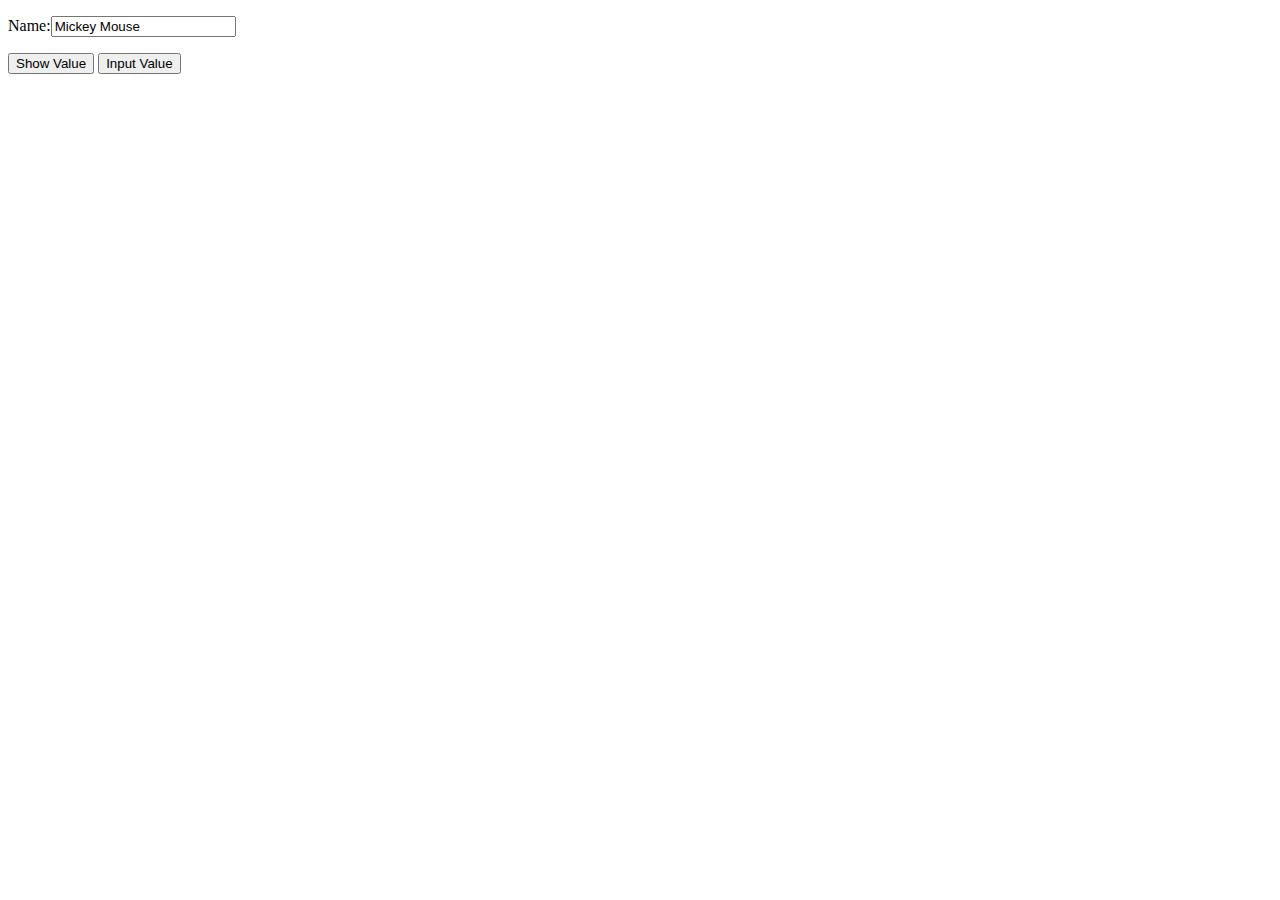
<file: W50323/index.html>
<!DOCTYPE html>
<html>
<head>
	<title></title>
	<link rel="stylesheet" type="text/css" href="css/style.css">
	<script src="js/jquery-3.6.0.min.js"></script>
	<script type="text/javascript">
		$(document).ready(function(){
			$("#btn1").click(function(){
				alert("value: " + $("#test2").text());
			});
			$("#btn2").click(function(){
			    $("#test2").val("DTD");
		});
		});

	</script>

</head>
<body>
	<p>Name:<input type="test" id="test2" value="Mickey Mouse"></p>
	<button id="btn1">Show Value</button>
    <button id="btn2">Input Value</button>
</body>
</html>
</file>
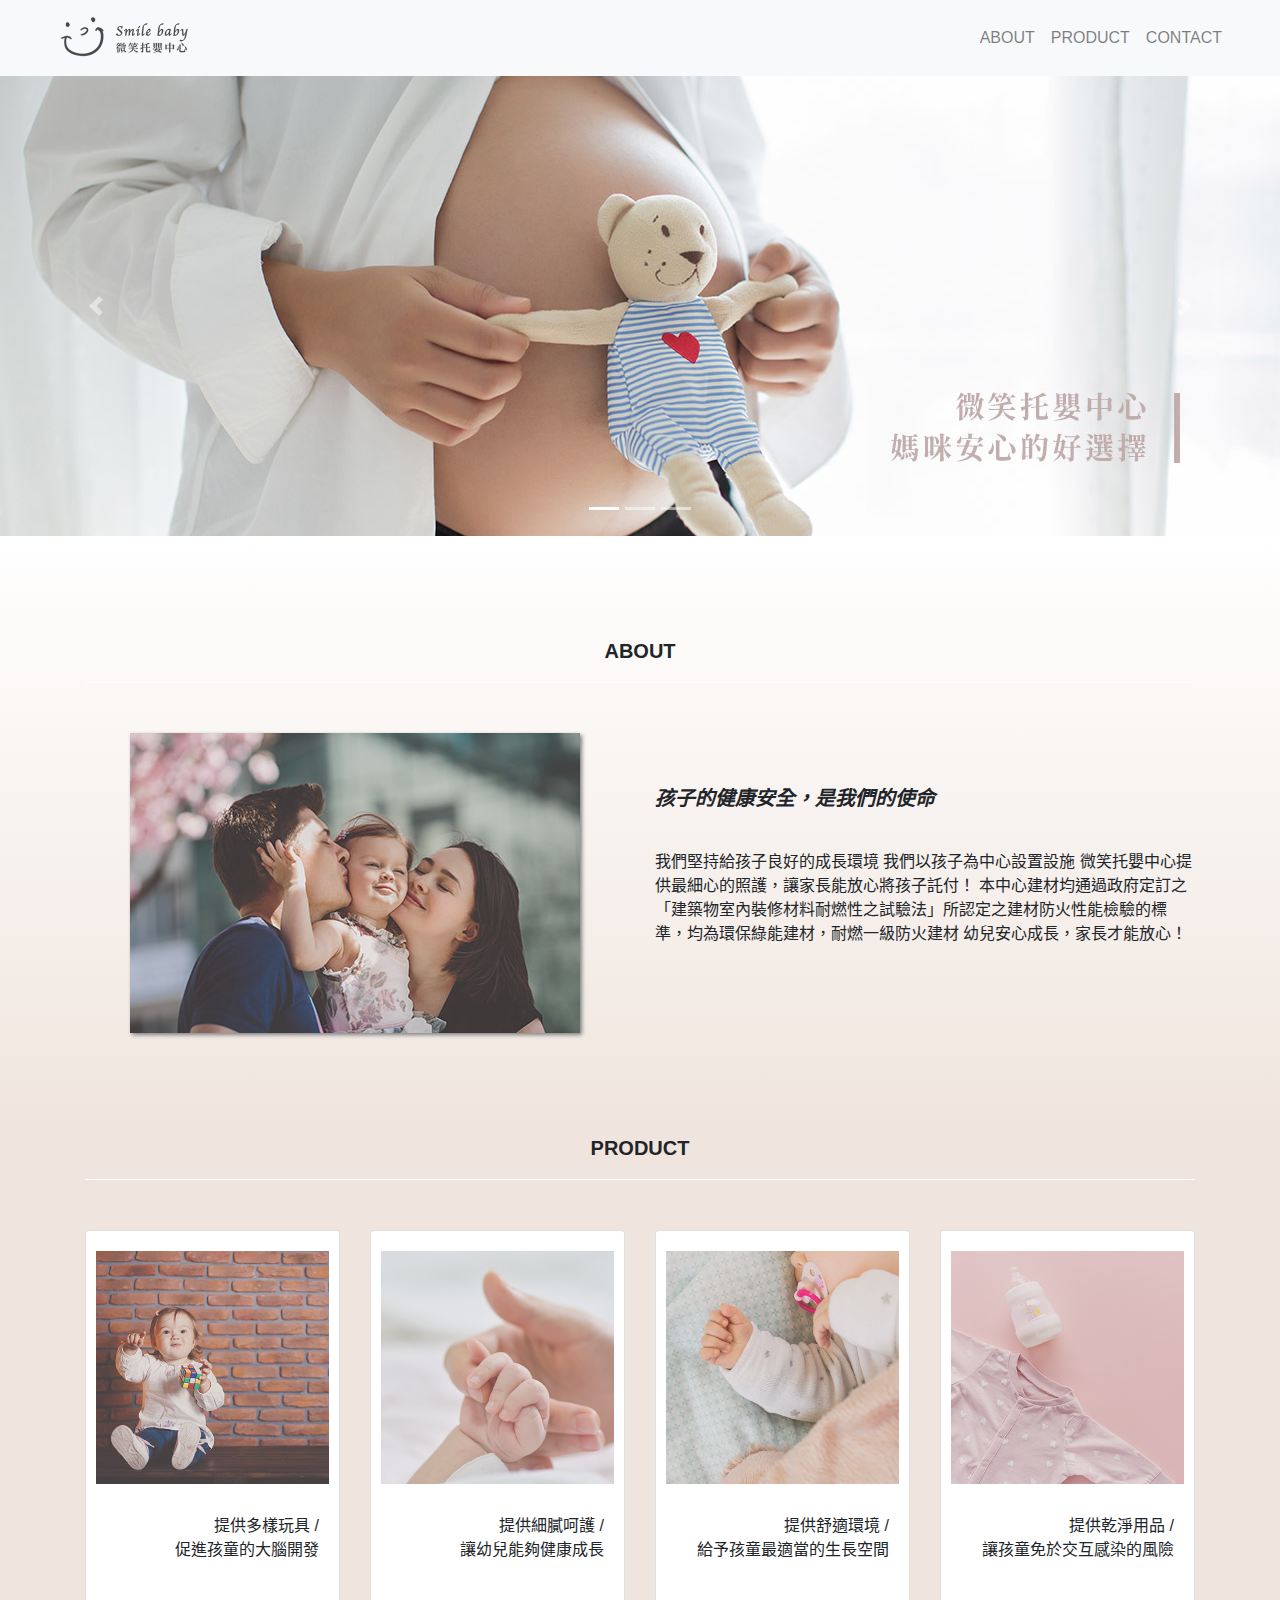
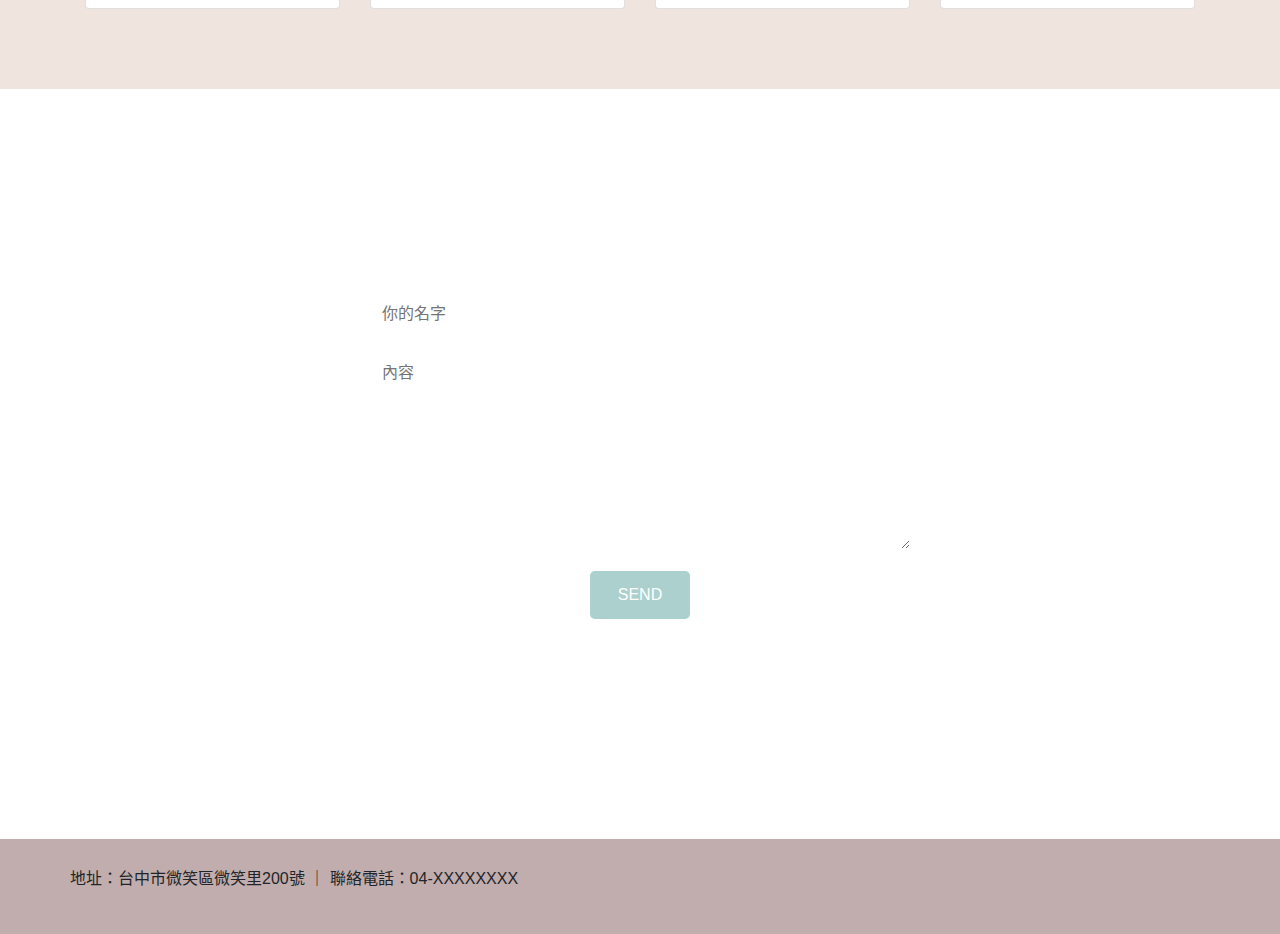
<file: W6/index.html>
<!DOCTYPE html>
<html lang="zh-TW">
<head>
	<meta charset="UTF-8">
	<!-- 手機版縮放 -->
	<meta name="viewport" content="width=device-width, initial-scale=1" >
	<!-- css連結 -->
	<link href="css/style.css" rel="stylesheet">	
	<link href="css/bootstrap.min.css" rel="stylesheet">

</head>

<body>
<!-- html-->
<nav class="navbar navbar-expand-lg navbar-light bg-light fixed-top">
<a class="navbar-brand" href="#"><img src="img/logo.png" alt=""></a>
  <button class="navbar-toggler" type="button" data-toggle="collapse" data-target="#navbarSupportedContent" aria-controls="navbarSupportedContent" aria-expanded="false" aria-label="Toggle navigation">
    <span class="navbar-toggler-icon"></span>
  </button>

  <div class="collapse navbar-collapse" id="navbarSupportedContent">
    <ul class="navbar-nav ml-auto">
      <li class="nav-item"><a class="nav-link" href="#section1">ABOUT</a></li>
      <li class="nav-item"><a class="nav-link" href="#section2">PRODUCT</a></li>
      <li class="nav-item"><a class="nav-link" href="#section3">CONTACT</a></li>
    </ul>
  </div>
</nav>

<div class="banner">
  <div id="carouselExampleIndicators" class="carousel slide" data-ride="carousel">
    <ol class="carousel-indicators">
      <li data-target="#carouselExampleIndicators" data-slide-to="0" class="active"></li>
      <li data-target="#carouselExampleIndicators" data-slide-to="1"></li>
      <li data-target="#carouselExampleIndicators" data-slide-to="2"></li>
    </ol>
    <!-- 輪播內容 -->
    <div class="carousel-inner">
      <div class="carousel-item">
        <img src="img/banner_1.jpg" class="d-block w-100" alt="...">
      </div>
      <div class="carousel-item active">
        <img src="img/banner_2.jpg" class="d-block w-100" alt="...">
      </div>
      <div class="carousel-item">
        <img src="img/banner_3.jpg" class="d-block w-100" alt="...">
      </div>
    </div>
    <!-- 左右箭頭 -->
    <a class="carousel-control-prev" href="#carouselExampleIndicators" role="button" data-slide="prev">
      <span class="carousel-control-prev-icon" aria-hidden="true"></span>
      <span class="sr-only">Previous</span>
    </a>
    <a class="carousel-control-next" href="#carouselExampleIndicators" role="button" data-slide="next">
      <span class="carousel-control-next-icon" aria-hidden="true"></span>
      <span class="sr-only">Next</span>
    </a>
  </div>
</div>  

<div class="about" id="section1">
  <div class="container ">
    <div class="row">
      <div class="col-12">
        <p class="title text-center">ABOUT</p>
        <hr class="title_line">
      </div>
    </div>
    <div class="row">
      <div class="col-md-6 text-center">
        <img class="about_img" src="img/about.jpg">
      </div>
      <div class="col-md-6 story">
        <span>孩子的健康安全，是我們的使命</span>
        <br>
        <p>我們堅持給孩子良好的成長環境
我們以孩子為中心設置設施
微笑托嬰中心提供最細心的照護，讓家長能放心將孩子託付！
本中心建材均通過政府定訂之「建築物室內裝修材料耐燃性之試驗法」所認定之建材防火性能檢驗的標準，均為環保綠能建材，耐燃一級防火建材
幼兒安心成長，家長才能放心！
        </p>
      </div>
    </div>
  </div>
</div>

<div class="product" id="section2">
  <div class="container">
    <div class="row">
      <div class="col-12">
        <p class="title text-center">PRODUCT</p>
        <hr class="title_line">
      </div>
    </div>
    <div class="row">
      <div class="col-md-3">
        <div class="card">
          <img src="img/product_1.jpg">
          <p class="product_name text-right">提供多樣玩具 /<br>促進孩童的大腦開發</p>        </div>
      </div>

      <div class="col-md-3">
        <div class="card">
          <img src="img/product_2.jpg">
          <p class="product_name text-right">提供細膩呵護 /<br>讓幼兒能夠健康成長</p>        </div>
      </div>

      <div class="col-md-3">
        <div class="card">
          <img src="img/product_3.jpg">
          <p class="product_name text-right">提供舒適環境 /<br>給予孩童最適當的生長空間</p>    </div>
      </div>

      <div class="col-md-3">
        <div class="card">
          <img src="img/product_4.jpg">
          <p class="product_name text-right">提供乾淨用品 /<br>讓孩童免於交互感染的風險</p>    </div>
      </div>

    </div>
  </div>
</div>

<div class="contact" id="section3">
  <div class="container">
    <div class="row">
      <div class="col-12">
        <div>
          <p class="title text-center">CONTACT</p>
          <hr class="title_line">
        </div>
        <div class="form">
          <div>
            <input type="text" placeholder="你的名字">
          </div>
          <div>
            <textarea placeholder="內容"></textarea>
          </div>
          <div class="text-center"><input type="submit" value="SEND"></div>
        </div>  
      </div>
    </div>
  </div>
</div>

<footer>
    <div class="container">
      <div class="row">
        <p>地址：台中市微笑區微笑里200號 ｜ 聯絡電話：04-XXXXXXXX</p>
    
      </div>
    </div>
  </footer>


	<!-- JS連結 -->
	<script src="js/jQuery.js"></script>
	<script src="js/bootstrap.min.js"></script>
	
</body>
</html>
</file>
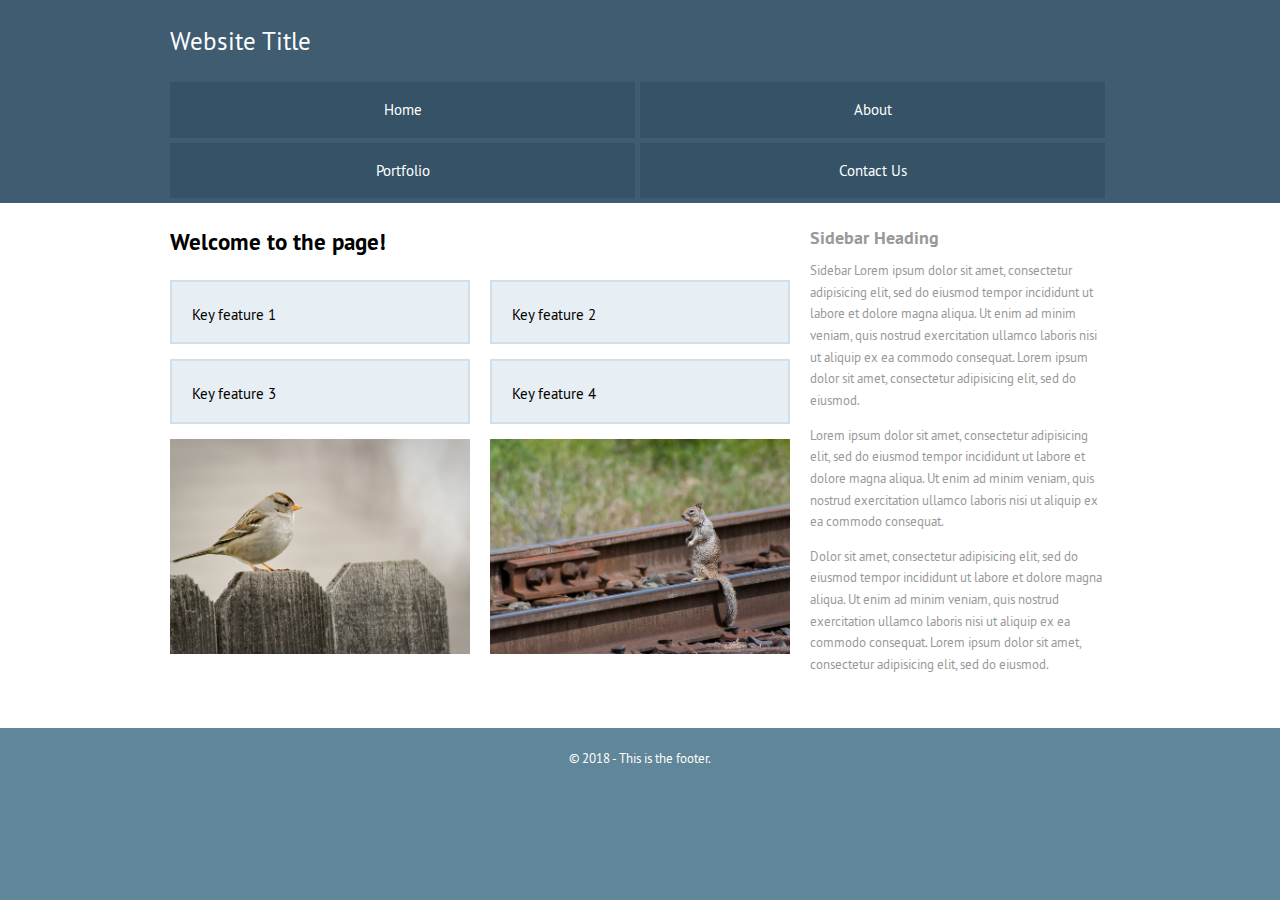
<file: W7/index.html>
<!DOCTYPE html>
<html>

<head>
 <meta charset="utf-8">
 <title>Learning RWD</title>
 <meta name="viewport" content="width=device-width, initial-scale=1">
 <link rel="stylesheet" href="css/normalize.css">
 <link rel="stylesheet" href="css/style.css">
</head>

<body>

 <header class="header section">
  <div class="container">

   <h1 class="header__title">Website Title</h1>
   <p class="header__slogan show-large">Website slogan included here.</p>

   <nav class="nav">
    <ul class="nav__list">
     <li class="nav__item"><a class="nav__link" href="#">Home</a></li>
     <li class="nav__item"><a class="nav__link" href="#">About</a></li>
     <li class="nav__item"><a class="nav__link" href="#">Portfolio</a></li>
     <li class="nav__item show-large"><a class="nav__link" href="#">FAQs</a></li>
     <li class="nav__item show-large"><a class="nav__link" href="#">Links</a></li>
     <li class="nav__item"><a class="nav__link" href="#">Contact Us</a></li>
    </ul>
   </nav>
  </div><!-- /container -->

 </header>

 <div class="content-area section">
  <div class="container">
   <div class="row">
    <div class="col col-md-8">
   <h2>Welcome to the page!</h2>
   <div class="row">
    <div class="col col-sm-6">
     <div class="box-a">
      <p>Key feature 1</p>
     </div>
    </div>
    <div class="col col-sm-6">
     <div class="box-a">
      <p>Key feature 2</p>
     </div>
    </div>
    <div class="col col-sm-6">
     <div class="box-a">
      <p>Key feature 3</p>
     </div>
    </div>
    <div class="col col-sm-6">
     <div class="box-a">
      <p>Key feature 4</p>
     </div>
    </div>

   </div>

   <!-- row -->
   <div class="row">

    <!-- col -->
    <div class="col col-xs-6">
     <img src="images/bird.jpg">
    </div><!-- /col -->

    <!-- col -->
    <div class="col col-xs-6">
     <img src="images/squirrel.jpg">
    </div><!-- /col -->

   </div><!-- /row -->
     </div>
   <div class="sidebar col col-md-4">
    <h3>Sidebar Heading</h3>
    <p>Sidebar Lorem ipsum dolor sit amet, consectetur adipisicing elit, sed do eiusmod tempor incididunt ut labore et
     dolore magna aliqua. Ut enim ad minim veniam, quis nostrud exercitation ullamco laboris nisi ut aliquip ex ea
     commodo consequat. Lorem ipsum dolor sit amet, consectetur adipisicing elit, sed do eiusmod.</p>

    <p>Lorem ipsum dolor sit amet, consectetur adipisicing elit, sed do eiusmod tempor incididunt ut labore et dolore
     magna aliqua. Ut enim ad minim veniam, quis nostrud exercitation ullamco laboris nisi ut aliquip ex ea commodo
     consequat.</p>

    <p>Dolor sit amet, consectetur adipisicing elit, sed do eiusmod tempor incididunt ut labore et dolore magna aliqua.
     Ut enim ad minim veniam, quis nostrud exercitation ullamco laboris nisi ut aliquip ex ea commodo consequat. Lorem
     ipsum dolor sit amet, consectetur adipisicing elit, sed do eiusmod.</p>
   </div>
   </div>
   </div>
  </div><!-- /container -->

 </div>

 <footer class="footer">
  <p>&copy; 2018 - This is the footer.</p>
 </footer>


</body>

</html>
</file>
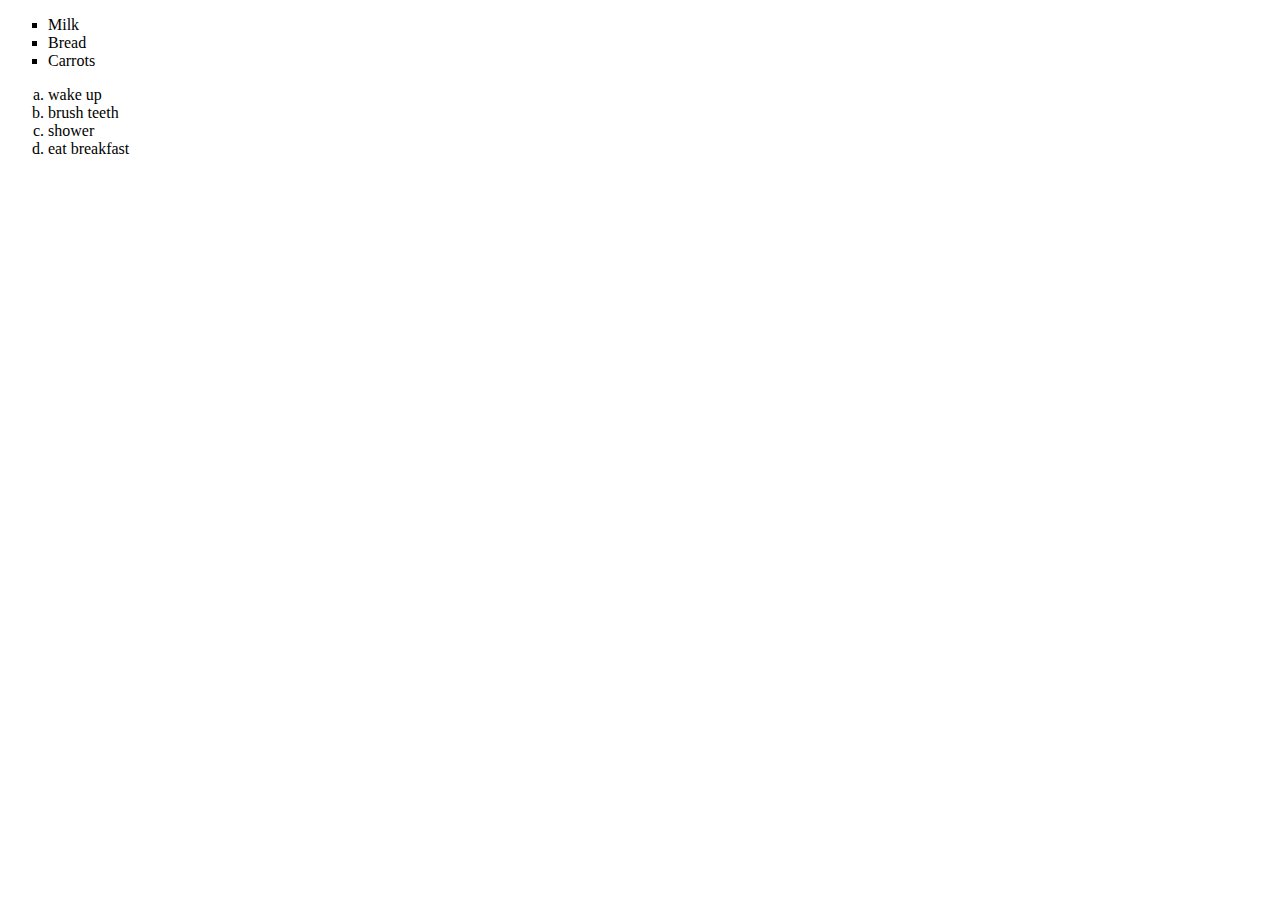
<file: exercise0302.html>
<!DOCTYPE html>
<html>
<head>
<meta charset="utf-8">
<ul type="square">
	<li>Milk</li>
	<li>Bread</li>
	<li>Carrots</li>
</ul>
<ol type="a">
	<li>wake up</li>
	<li>brush teeth</li>
	<li>shower</li>
	<li>eat breakfast</li>
</ol>
</head>
</html>
</file>
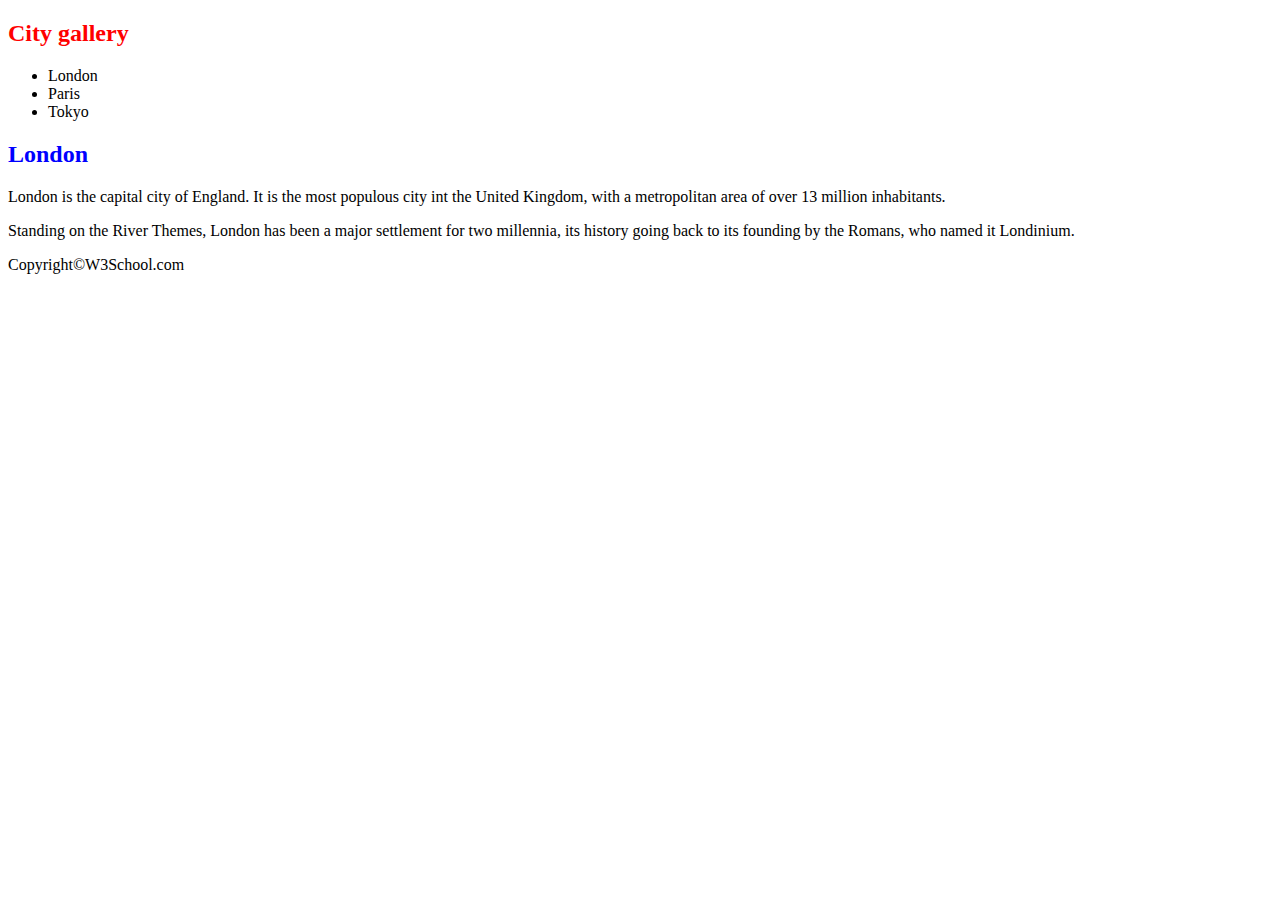
<file: exercise_html5.html>
<!DOCTYPE html>
<html>
<head>
<meta charset="utf-8">
<style>
	h2{
		color: blue;
	}
</style>
<body>
	<header>
		<h2 style="color: red;">City gallery</h2>
	</header>
    <aside>
	<ul>
		<li>London</li>
		<li>Paris</li>
		<li>Tokyo</li>
	</ul>
    </aside>
    <article>
	<h2>London</h2>
	<p>London is the capital city of England. It is the
most populous city int the United Kingdom,
with a metropolitan area of over 13 million
inhabitants.</p>
    <p>Standing on the River Themes, London has
been a major settlement for two millennia, its
history going back to its founding by the
Romans, who named it Londinium.</p>
    </article>
    <footer>
	<p>Copyright&copy;W3School.com</p>
    </footer>
</body>
</file>
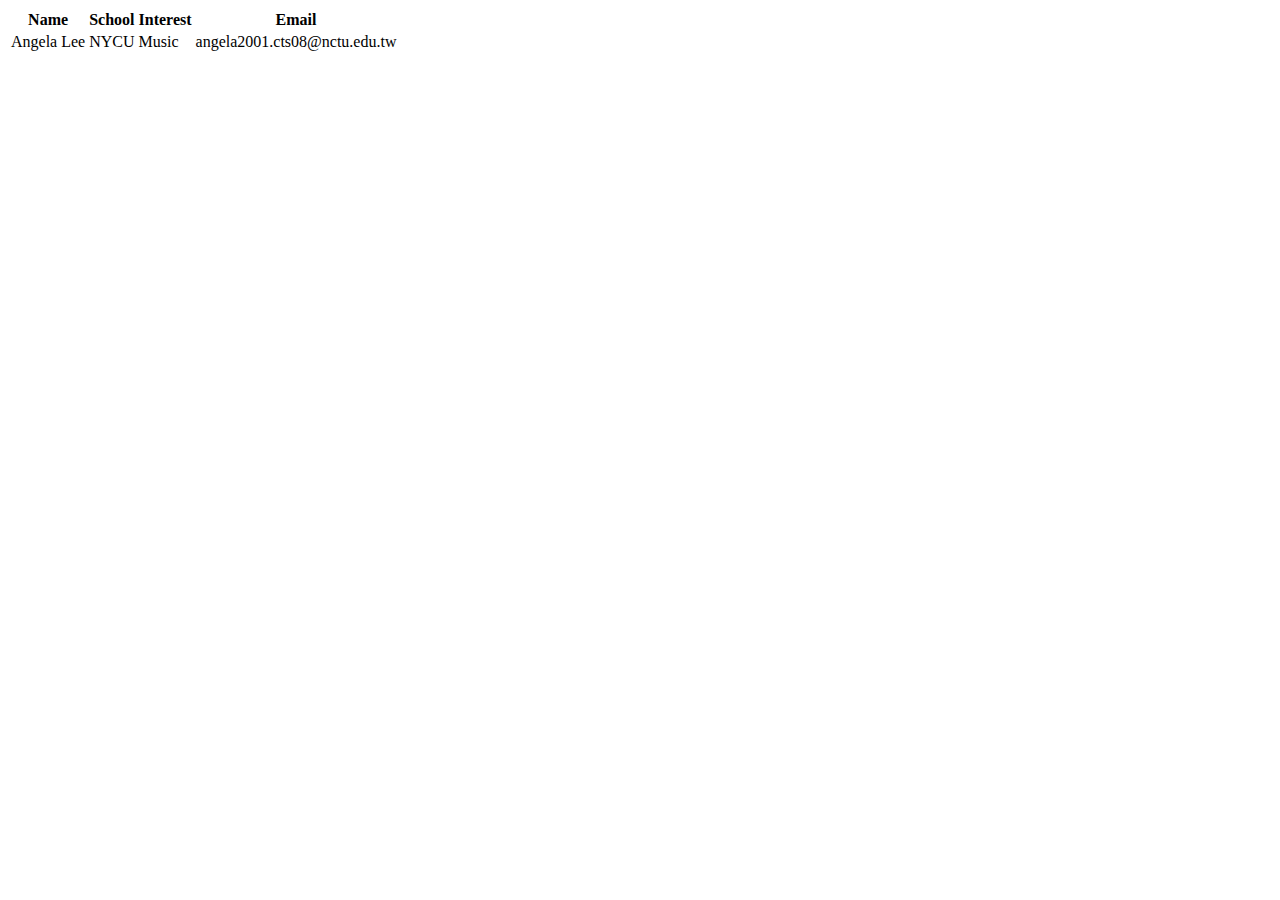
<file: exercise_name.html>
<!DOCTYPE html>
<html>
<head>
<meta charset="utf-8">
<body>
	<table>
	<thead>
	  <tr>
		<th>Name</th>
		<th>School</th>
		<th>Interest</th>
		<th>Email</th>
	  </tr>
	</thead>
	    <tbody>
		<tr>
		 <td>Angela Lee</td>
		 <td>NYCU</td>
		 <td>Music</td>
		 <td>angela2001.cts08@nctu.edu.tw</td>
		</tr>
	    </tbody>
	</table>
</body>
</head>
</html>
</file>
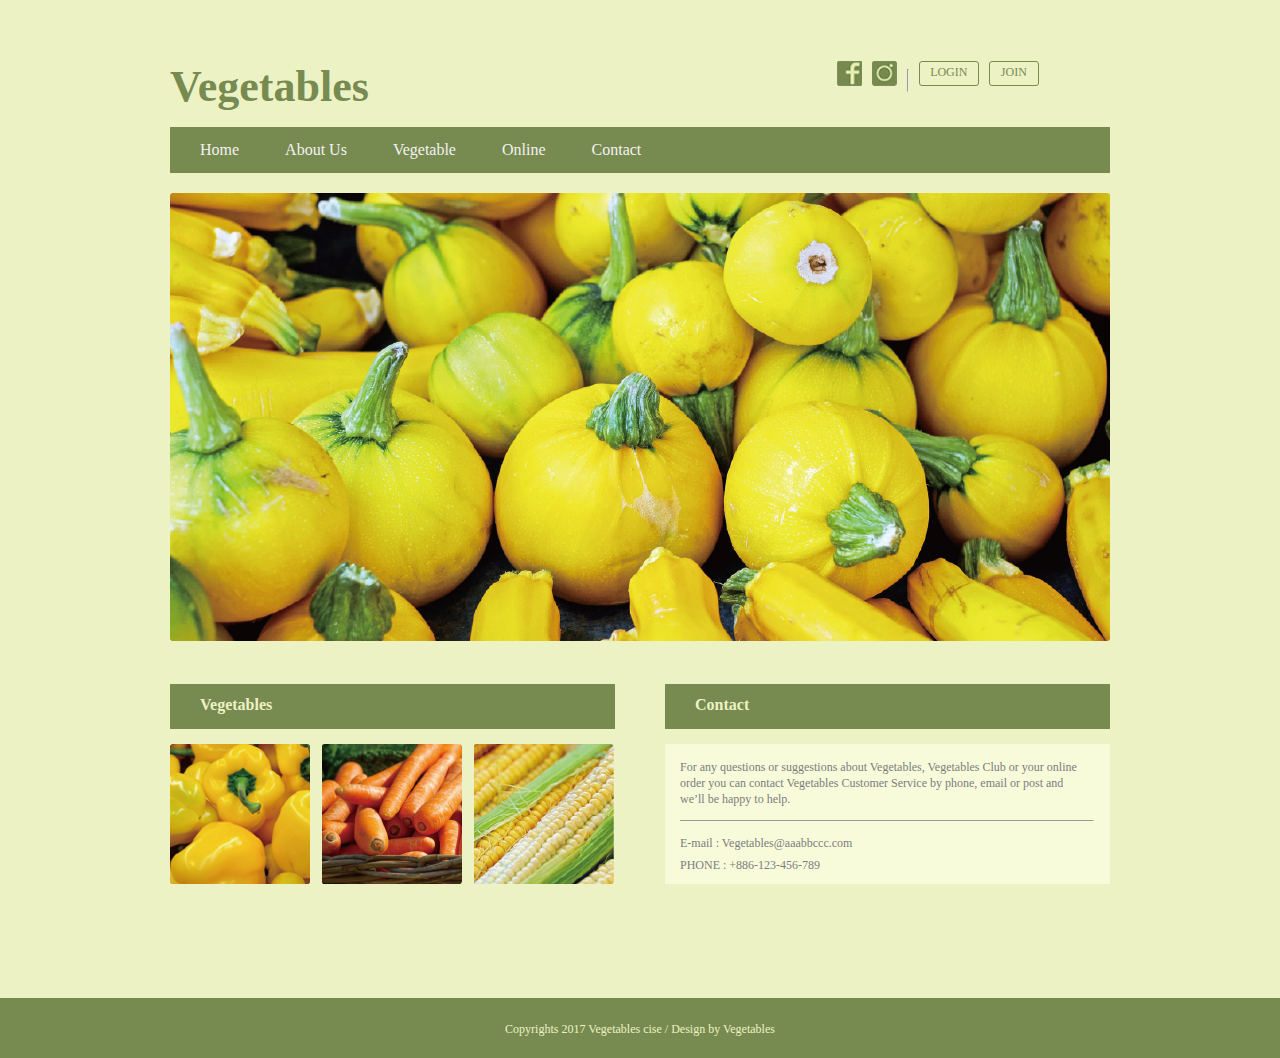
<file: HW4 /web.html>
<!DOCTYPE html>
<html lang="en">
<head>
	<meta charset="UTF-8">
	<meta name="viewport" content="width=device-width, initial">
	<title>Document</title>
	<link rel="stylesheet" type="text/css" href="css/style.css">
</head>



<body>
	<div class="container">
		<header class="header"> 
		<div class="header-left">
			<h1>Vegetables</h1>
		</div>

	    <div class="header-right">
        <a href="#" id="fb"><img src="img/btn_facebook.png"></a>
        <a href="#" id="ig"><img src="img/btn_instagram.png"></a>
         <hr id="vertical-line" width="1" size="25" style="color: #778A50;"> 
        <a href="#" id="login" style="border: 1px solid; border-radius: 3px; border-color: #778A50;" width="60px" height="25px">LOGIN</a>
        <a href="#" id="join" style="border: 1px solid; border-radius: 3px; border-color: #778A50;">JOIN</a>
    </div>
	</header>

    

<div class="topnav" id="myTopnav">
    <a href="#">Home</a>
    <a href="#">About Us</a>
    <a href="#">Vegetable</a>
    <a href="#">Online</a>
    <a href="#">Contact</a>
</div>

    <div class="banner">
	    	<img src="img/img_main_pumpkin.png" width="940px" height="448px">
	    </div>

    <div class="content">
	    
	    <div class="leftcontent">
	    	<div class="lefthead" width="445px" height="45px">
	    		<h2>Vegetables</h2>
	    	</div>

	    	<div class="leftimg">
	    			<img src="img/img_vegetables_pepper.png" id="img1">

	    			<img src="img/img_vegetables_carrot.png" id="img2">
	    		
	    			<img src="img/img_vegetables_corn.png" id="img3">
	    	</div>
	        </div>


	    <div class="rightcontent">
	    	<div class="righthead" width="445px" height="45px">
	    		<h2>Contact</h2></div>

	    		<div class="righttext">
	    		<div class="righttop">
	    		<p>For any questions or suggestions about
Vegetables, Vegetables Club or your
online order you can contact Vegetables
Customer Service by phone, email or post
and we’ll be happy to help.</p></div>
<hr id="line" size="1px" align="left" width="414px">

            <div class="rightbottom">
                <p>E-mail : Vegetables@aaabbccc.com<br>
PHONE : +886-123-456-789</p></div>
    </div>
</div>

<footer class="footer" id="footer">
	<p>
		Copyrights 2017 Vegetables cise /
Design by Vegetables
	</p>
</footer>


</body>
</html>
</file>
<file: W50323/css/style.css>
#dtd{
	width: 800px;
	height: 800px;
}
</file>
<file: W6/css/style.css>
html{
	width: 100%;
}

* {
	box-sizing: border-box;
}
p,h1,h2,h3,h4,h4,h6,div,span {
	font-family:PingFangSC-Regular,sans-serif,Microsoft JhengHei;	
}

p {
	font-size: 16px;
}

.navbar-brand img {
	height: 50px;
}


@media (min-width: 768px) {
/*nav選單*/
	.navbar{
	padding-left:50px!important;
	padding-right:50px!important; 
}
}

.banner {
	margin-top: 76px;
}
.banner .container-fluid {
	padding:0!important;
}

.about {
	padding:100px 0;
	background:linear-gradient(#ffffff,#F0E5DE); 
}

.about_img {
	box-shadow:2px 2px 4px gray;
}
.title {
	font-size:20px;
	font-weight: bold;
}

.title_line {
	border-color:#ffffff;
}

.story {
	padding: 50px 0;
	font-size: 18px;
}

.story span {
	font-style: italic;
	font-size: 20px;
	display: block;
	margin-bottom: 10px;
	font-weight: bold;
}
.title_line {
	margin-bottom: 50px;
}

.product {
	background-color: #F0E5DE;
	padding-bottom:70px;
}
.product .card {
	background-color: #ffffff;
	padding: 20px 10px;
	margin-bottom: 10px;
}
.product img {
	width:100%;
	margin-bottom:20px;
}

.product img:hover {
	opacity: 0.8;
}
.product_name {
	padding: 10px;
}

.contact {
	height:750px;
	padding-top: 100px;
	background-image: url(../img/contact_bg.jpg);
	background-repeat: no-repeat;
	background-attachment: fixed;
	background-size: cover;
	background-position: top center;
}

.contact .title {
	color:#ffffff;
}

.contact .form {
	max-width: 600px;
	margin:0 auto;
	padding: 0 30px;
	color:#ffffff;
}

.form input {
	height: 40px;
	width: 100%;
	background-color: #ffffff;
	border-radius: 5px;
	border:0px;
	padding: 12px;
	resize: vertical;
	color: #000000;
	margin:7.5px 0;
}

.form textarea {
	height: 200px;
	width: 100%;
	background-color: #ffffff;
	border-radius: 5px;
	border:0px;
	padding: 12px;
	resize: vertical;
	color: #000000;
	margin:7.5px 0;
}

input[type=submit] {
  background-color: #ABD0CE;
  color: white;
  cursor: pointer;
  width: 100px!important;
  height: 48px;
}

input[type=submit]:hover {
  background-color: #8ABCB8;
}


footer {
	background-color: #c1adad;
	padding:20px 0; 
}

footer p {
	line-height: 39px;
}
</file>
<file: W7/css/style.css>
/* Custom Fonts */
@font-face {
	font-family: 'PTSans';
	src: 	url('fonts/PT-Sans.eot');
   src: 	url('fonts/PT-Sans.eot?#iefix') format('embedded-opentype'),
      	url('fonts/PT-Sans.woff') format('woff'),
         url('fonts/PT-Sans.ttf') format('truetype'),
         url('fonts/PT-Sans.svg#pt_sansregular') format('svg');
	font-weight: normal;
	font-style: normal;
}

@font-face {
	font-family: 'PTSans';
	src: 	url('fonts/PT-Sans-Bold.eot');
   src: 	url('fonts/PPT-Sans-Bold.eot?#iefix') format('embedded-opentype'),
         url('fonts/PT-Sans-Bold.woff') format('woff'),
         url('fonts/PT-Sans-Bold.ttf') format('truetype'),
         url('fonts/PT-Sans-Bold.svg#pt_sansbold') format('svg');
	font-weight: bold;
	font-style: normal;
}

@font-face {
	font-family: 'PTSans';
	src: 	url('fonts/PT-Sans-Italic.eot');
   src: 	url('fonts/PPT-Sans-Italic.eot?#iefix') format('embedded-opentype'),
         url('fonts/PT-Sans-Italic.woff') format('woff'),
         url('fonts/PT-Sans-Italic.ttf') format('truetype'),
         url('fonts/PT-Sans-Italic.svg#pt_sansitalic') format('svg');
	font-weight: normal;
	font-style: italic;
}

@font-face {
	font-family: 'PTSans';
	src: 	url('fonts/PT-Sans-BoldItalic.eot');
   src: 	url('fonts/PPT-Sans-BoldItalic.eot?#iefix') format('embedded-opentype'),
         url('fonts/PT-Sans-BoldItalic.woff') format('woff'),
         url('fonts/PT-Sans-BoldItalic.ttf') format('truetype'),
         url('fonts/PT-Sans-BoldItalic.svg#pt_sansbold_italic') format('svg');
	font-weight: bold;
	font-style: italic;
}

html {
	background-color: #608699;
	line-height: 1.7;
	box-sizing: border-box;
}

*, *:before, *:after {
	box-sizing: inherit;
}

body {
	font-family: 'PTSans', Arial, sans-serif;
	font-size: 15px;
	margin: 0;
	padding: 0;
}

h1, h2, h3, h4, h5, h6, p {
	margin-top: 0;
}

img {
	max-width: 100%;
	height: auto;
}

a {
	text-decoration: none;
}

.show-large {
	display: none;
}


/* Main Column Typography */
.main-area h2 {
	font-size: 165%;
	font-weight: normal;
}

.section {
	padding-left: 20px;
	padding-right: 20px;
}


.container {
	max-width: 960px;
	margin: 0 auto;
	padding: 0 10px;
	overflow: hidden;
}

.header {
	padding-top: 20px;
	color: #FFF;
	background-color: #405c71;
}

.header__title {
	margin: 0;
	font-weight: normal;
	font-size: 165%;
}

.header__slogan {
	font-size: 90%;
	margin: 0;
}

/* Site Navigation */
.nav {
	margin-top: 20px;
}

.nav__list {
	display: flex;
	flex-wrap: wrap;
	margin: 0;
	padding: 0;
}

.nav__item {
	list-style: none;
	width: 50%;
}

.nav__link {
	display: block;
	color: #FFF;
	background-color: #365267;
	padding: 15px 0;
	margin-right: 5px;
	margin-bottom: 5px;
	text-align: center;
}

.nav__link:hover {
	background-color: #2c465a;
}

/* End Site Navigation */
.content-area {
	background-color: #FFF;
	padding-bottom: 40px;
	padding-top: 20px;
}

.main-area {
	width: 66%;
	float: left;
	padding-right: 40px;
	box-sizing: border-box;
}

.sidebar {
	color: #999;
	font-size: 85%;
}

.sidebar h3 {
	font-size: 138.5%;
	margin-bottom: 7px;
}

.info-box {
	background-color: #efeedb;
	border: 5px solid #e6e5c2;
	padding: 20px 40px 7px 40px;
	margin-bottom: 1em;
}

.box-a {
	background-color: #e7eff5;
	padding: 20px 20px 0 20px;
	border: 2px solid #d3dee7;
	margin-bottom: 15px;
}

/* Footer Style */
.footer {
	text-align: center;
	font-size: 85%;
	color: #FFF;
	padding-bottom: 20px;
	padding-top: 20px;
}

/* Grid Style */
.row {
	display: flex;
	flex-wrap: wrap;
	margin: 0 -10px;
}

.col {
	width: 100%;
	padding: 0 10px;
}

.col-xs-11 {width: 91.662%}
.col-xs-10 {width: 83.332%;}
.col-xs-9 {width: 75%;}
.col-xs-8 {width: 66.662%;}
.col-xs-7 {width: 58.331%}
.col-xs-6 {width: 50%;}
.col-xs-5 {width: 41.662%}
.col-xs-4 {width: 33.332%;}
.col-xs-3 {width: 25%;}
.col-xs-2 {width: 16.662%;}
.col-xs-1 {width: 8.332%;}

@media screen and (min-width:768px){
	.col-sm-11{width:91.662%;}
	.col-sm-10{width:83.332%;}
	.col-sm-9{width:75%;}
	.col-sm-8{width:66.662%;}
	.col-sm-7{width:58.331%;}
	.col-sm-6{width:50%;}
	.col-sm-5{width:41.662%;}
	.col-sm-4{width:33.332%;}
	.col-sm-3{width:25%;}
	.col-sm-2{width:16.662%;}
	.col-sm-1{width:8.332%;}

}

@media screen and (min-width: 1024px){
	.col-md-11 {width:91.662%;}
	.col-md-10{width:83.332%;}
	.col-md-9{width:75%;}
	.col-md-8{width:66.662%;}
	.col-md-7{width:58.331%;}
	.col-md-6{width:50%;}
	.col-md-5{width:41.662%;}
	.col-md-4{width:33.332%;}
	.col-md-3{width:25%;}
	.col-md-2{width:16.662%;}
	.col-md-1{width:8.332%;}
}
</file>
<file: HW4 /css/style.css>
html {
	background-color: #EDF2C5;
	box-sizing: border-box;
}
*, *::before, *::after {
	box-sizing: inherit;
}

.container {
	box-sizing: border-box;
    max-width: 940px;
    margin-left:auto;
    margin-right:auto;
}

#nav-list-item a{
	 text-decoration: none;

}

.header{
	margin-bottom: 16px;
	display: flex;
}

div.header-left{
	margin-right: 468px; 
	margin-top: 53px;
	margin-bottom: 8px;
}
div.header-left h1{
	max-width: 271px;
	max-height: 42px;
	margin: 0;
	border: 0;
	padding: 0;
	font-family: Arial Black;
	color: #778A50;
	font-size: 44px;
}


div.header-right{
	margin-top: 53px;
	display: flex;
	margin-bottom: 0px;
}
div.header-right a{
	text-decoration: none;
	box-sizing: border-box;
	color: #778A50;
	margin-right: 10px;
	font-family: Arial BoldMT;
	font-size: 14px;
}

a#fb{
	width: 25px;
	height: 25px;
}

a#ig{
	width: 25px;
	height: 25px;
}

a#login{
	width: 60px;
	height: 25px;
	text-align: center;
	font-family: Arial Black;
	font-size: 12px;
	padding-top: 3px;
}
a#join{
	width: 50px;
	height: 25px;
	text-align: center;
	font-family: Arial Black;
	font-size: 12px;
	padding-top: 3px;
}

.header-right hr{
	margin-right: 10px;
	color: #778A50;
}




.topnav {
  background-color: #778A50;
  overflow: hidden;
  position: relative;
  box-sizing: border-box;
  border-top: 8px;
}

.topnav a {
  float: left;
  display: block;
  color: #f2f2f2;
  text-align: center;
  padding: 14px 16px;
  text-decoration: none;
  font-size: 16px;
  font-family: Arial Black;
  padding-left: 30px;
}

.banner{
	margin-top: 20px;
	width: 940px;
	height: 448px;
}

.content{
	margin-top: 30px;
	display: flex;
	float: left;
}

.leftcontent{
	margin-right: 50px;
}

.lefthead{
	max-width: 445px;
	width: 445px;
	height: 45px;
	background-color: #778A50;
}

.lefthead h2{
	height: 45px;
	color: #EDF2C5;
	font-size: 16px;
	font-family: Arial Black;
	padding-left: 30px;
	padding-top: 12px;

}
.leftimg img{
	display: flex;
	float: left;
	margin-top: 15px;
}

#img1{
	margin-right: 12px;
}

#img2{
	margin-right: 12px;
}


.rightcontent h2{
	color: #EDF2C5;
	font-size: 16px;
	font-family: Arial Black;
	padding-left: 30px;

}
.righttext{
	background-color: #F7FBDA;
	max-width: 445px;
	font-size: 12px;
	font-family: ArialMT Regular;
	height: 140px;
	margin-top: 15px;
}

.righttop p{
	line-height: 1.33;
	width: 415px;
	padding-left: 15px;
	padding-top: 16px;
	color: #7D7D7D;
}

.rightbottom p{
	line-height: 1.83;
	width: 415px;
	padding-left: 15px;
	color: #7D7D7D;
}
.righthead{
	max-width: 445px;
	width: 445px;
	height: 45px;
	background-color: #778A50;
	margin-bottom: 15px;
}

.righthead h2{
	padding-top: 12px;
	width: 445px;
	max-height: 45px;
	margin-bottom: 15px;
}

#line{
	margin-left: 15px;
}

.footer{
    width: 100%;
    height: 60px;   
    position:absolute;
    bottom:-158px;
    left:0px;
    background: #778A50;
}

.footer p{
	font-family: ArialMT Regular;
	font-size: 12px;
	color: #EDF2C5;
	text-align: center;
	margin-top: 24px;
}
</file>
